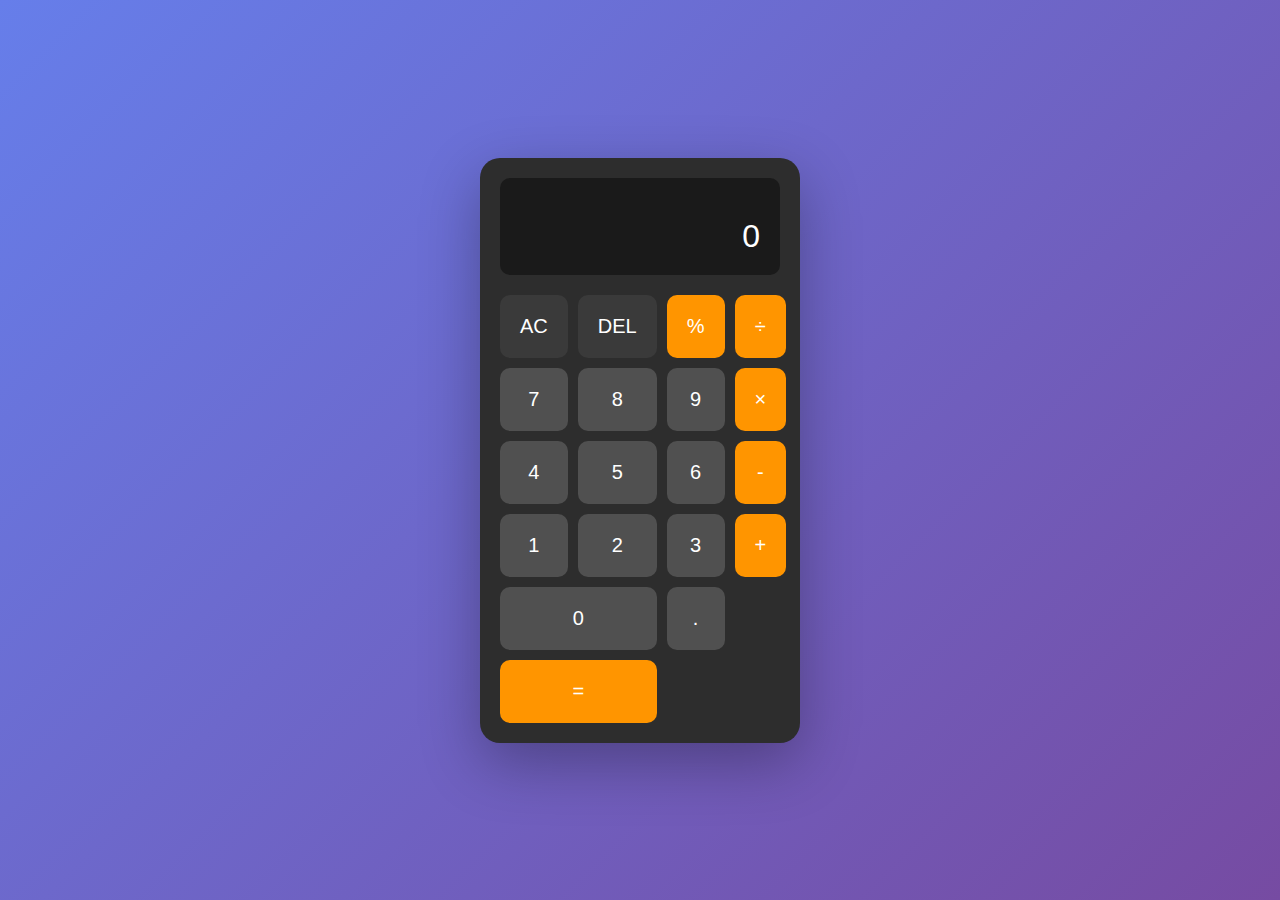
<file: oasis wd levl2task1/index.html>
<!DOCTYPE html>
<html lang="en">
<head>
    <meta charset="UTF-8">
    <meta name="viewport" content="width=device-width, initial-scale=1.0">
    <title>Calculator Application</title>
    <link rel="stylesheet" href="styles.css">
</head>
<body>
    <div class="calculator">
        <div class="display">
            <div class="previous-operand" id="previous"></div>
            <div class="current-operand" id="current">0</div>
        </div>
        <div class="buttons">
            <button class="function" data-action="clear">AC</button>
            <button class="function" data-action="delete">DEL</button>
            <button class="operator" data-operator="%">%</button>
            <button class="operator" data-operator="÷">÷</button>
            
            <button class="number" data-number="7">7</button>
            <button class="number" data-number="8">8</button>
            <button class="number" data-number="9">9</button>
            <button class="operator" data-operator="×">×</button>
            
            <button class="number" data-number="4">4</button>
            <button class="number" data-number="5">5</button>
            <button class="number" data-number="6">6</button>
            <button class="operator" data-operator="-">-</button>
            
            <button class="number" data-number="1">1</button>
            <button class="number" data-number="2">2</button>
            <button class="number" data-number="3">3</button>
            <button class="operator" data-operator="+">+</button>
            
            <button class="number zero" data-number="0">0</button>
            <button class="number" data-number=".">.</button>
            <button class="equals" data-action="equals">=</button>
        </div>
    </div>

    <script src="script.js"></script>
</body>
</html>
</file>
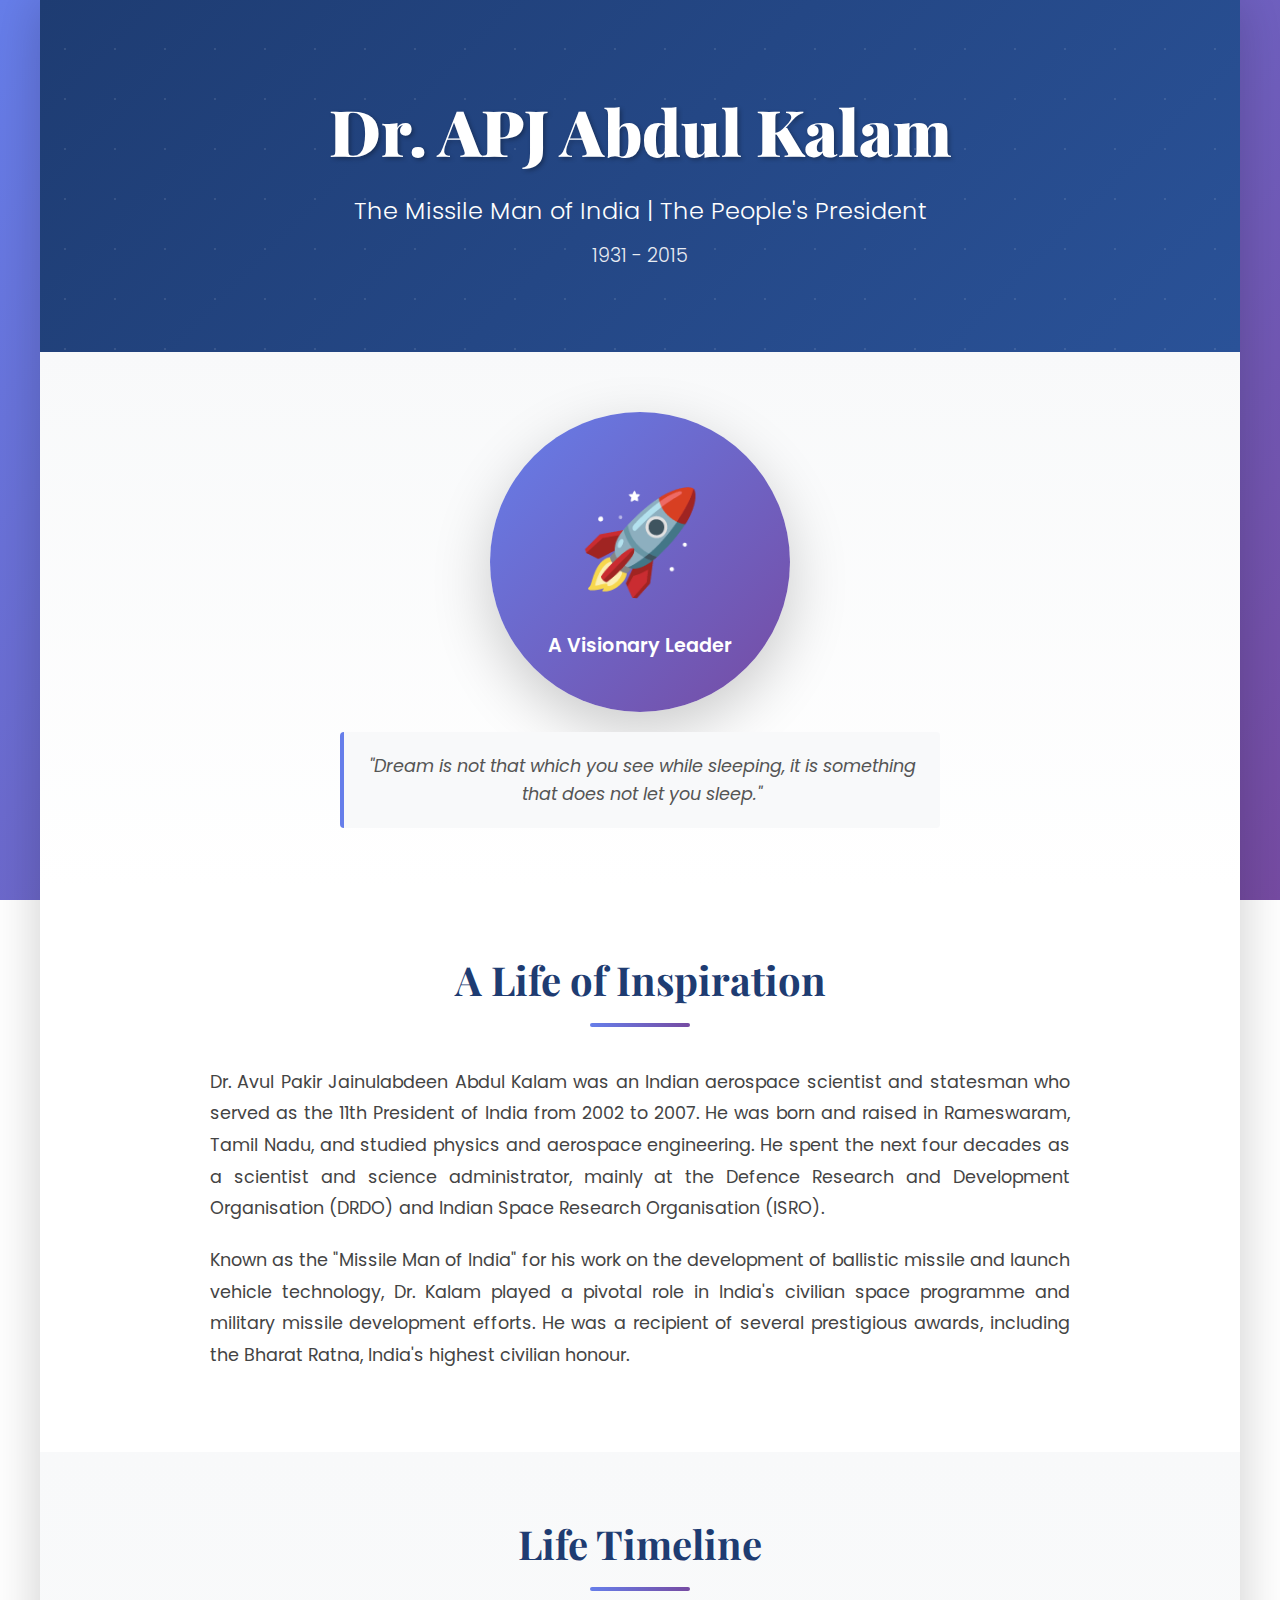
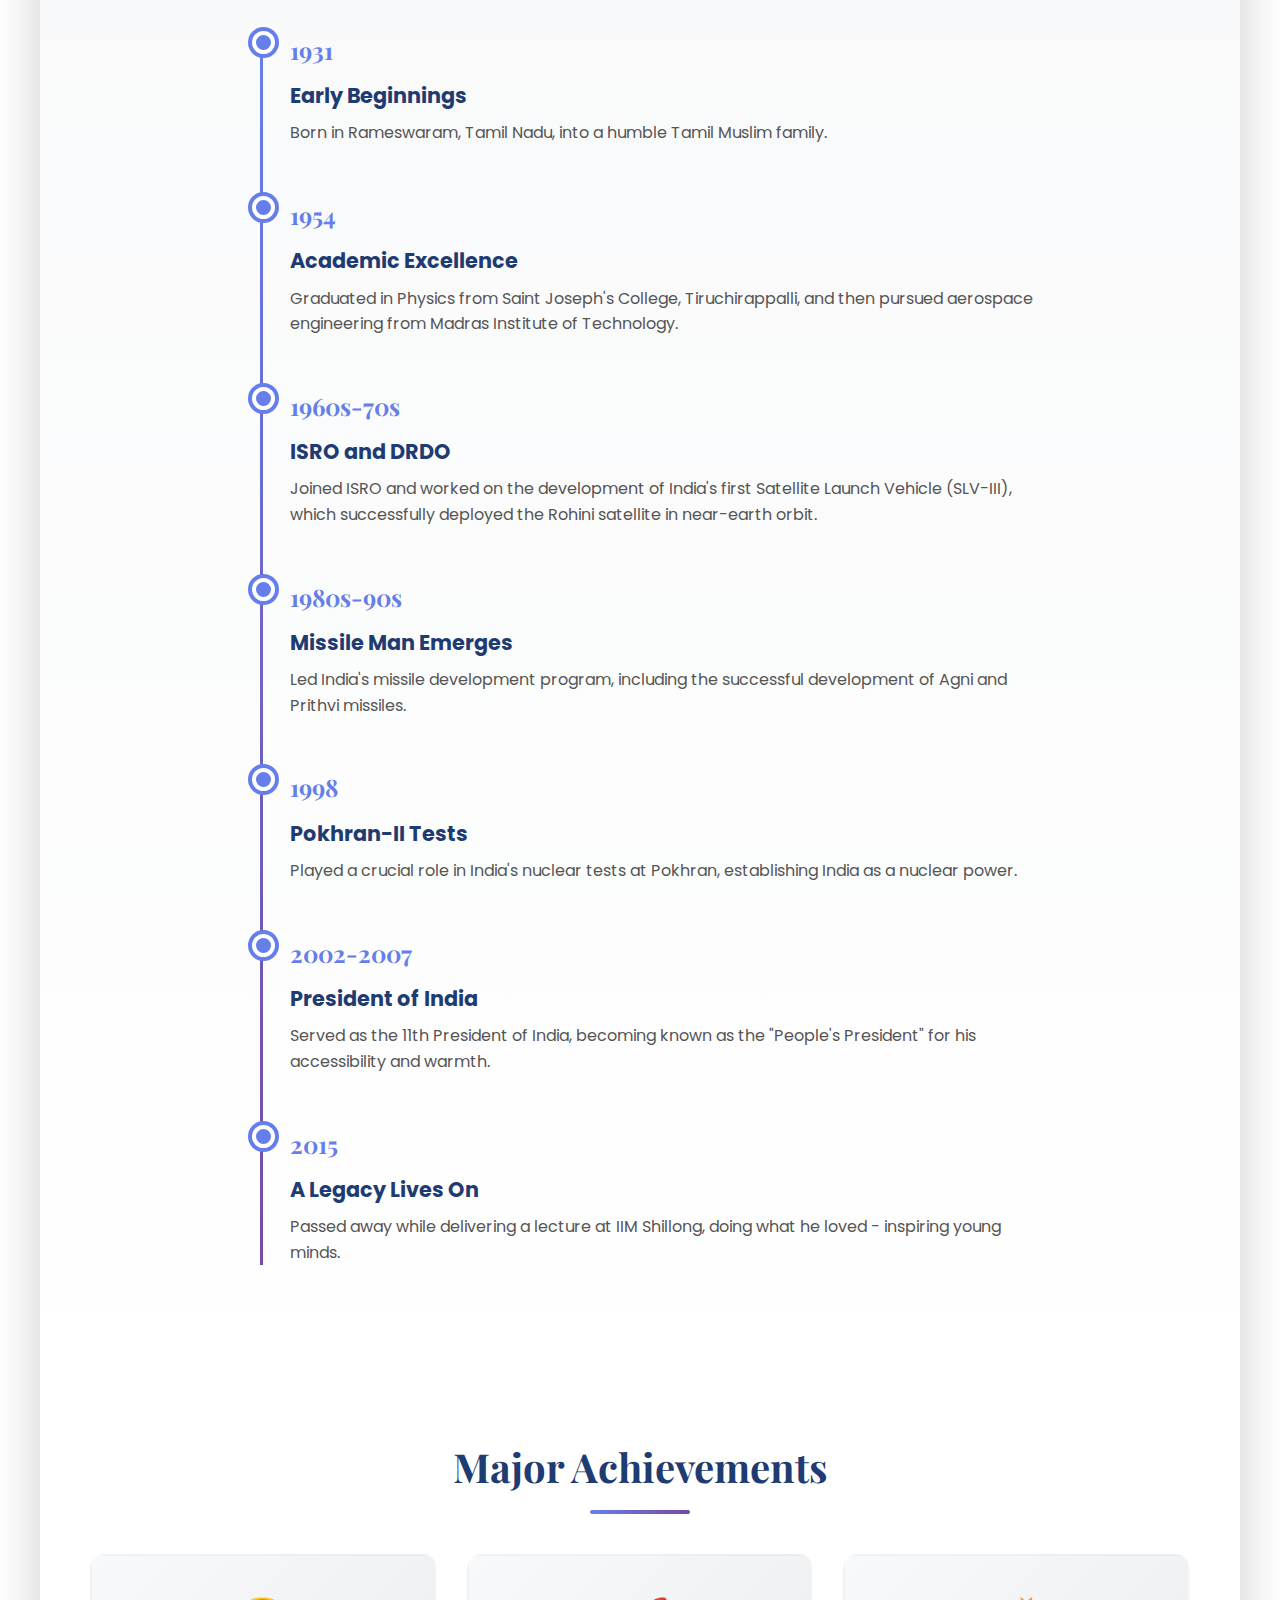
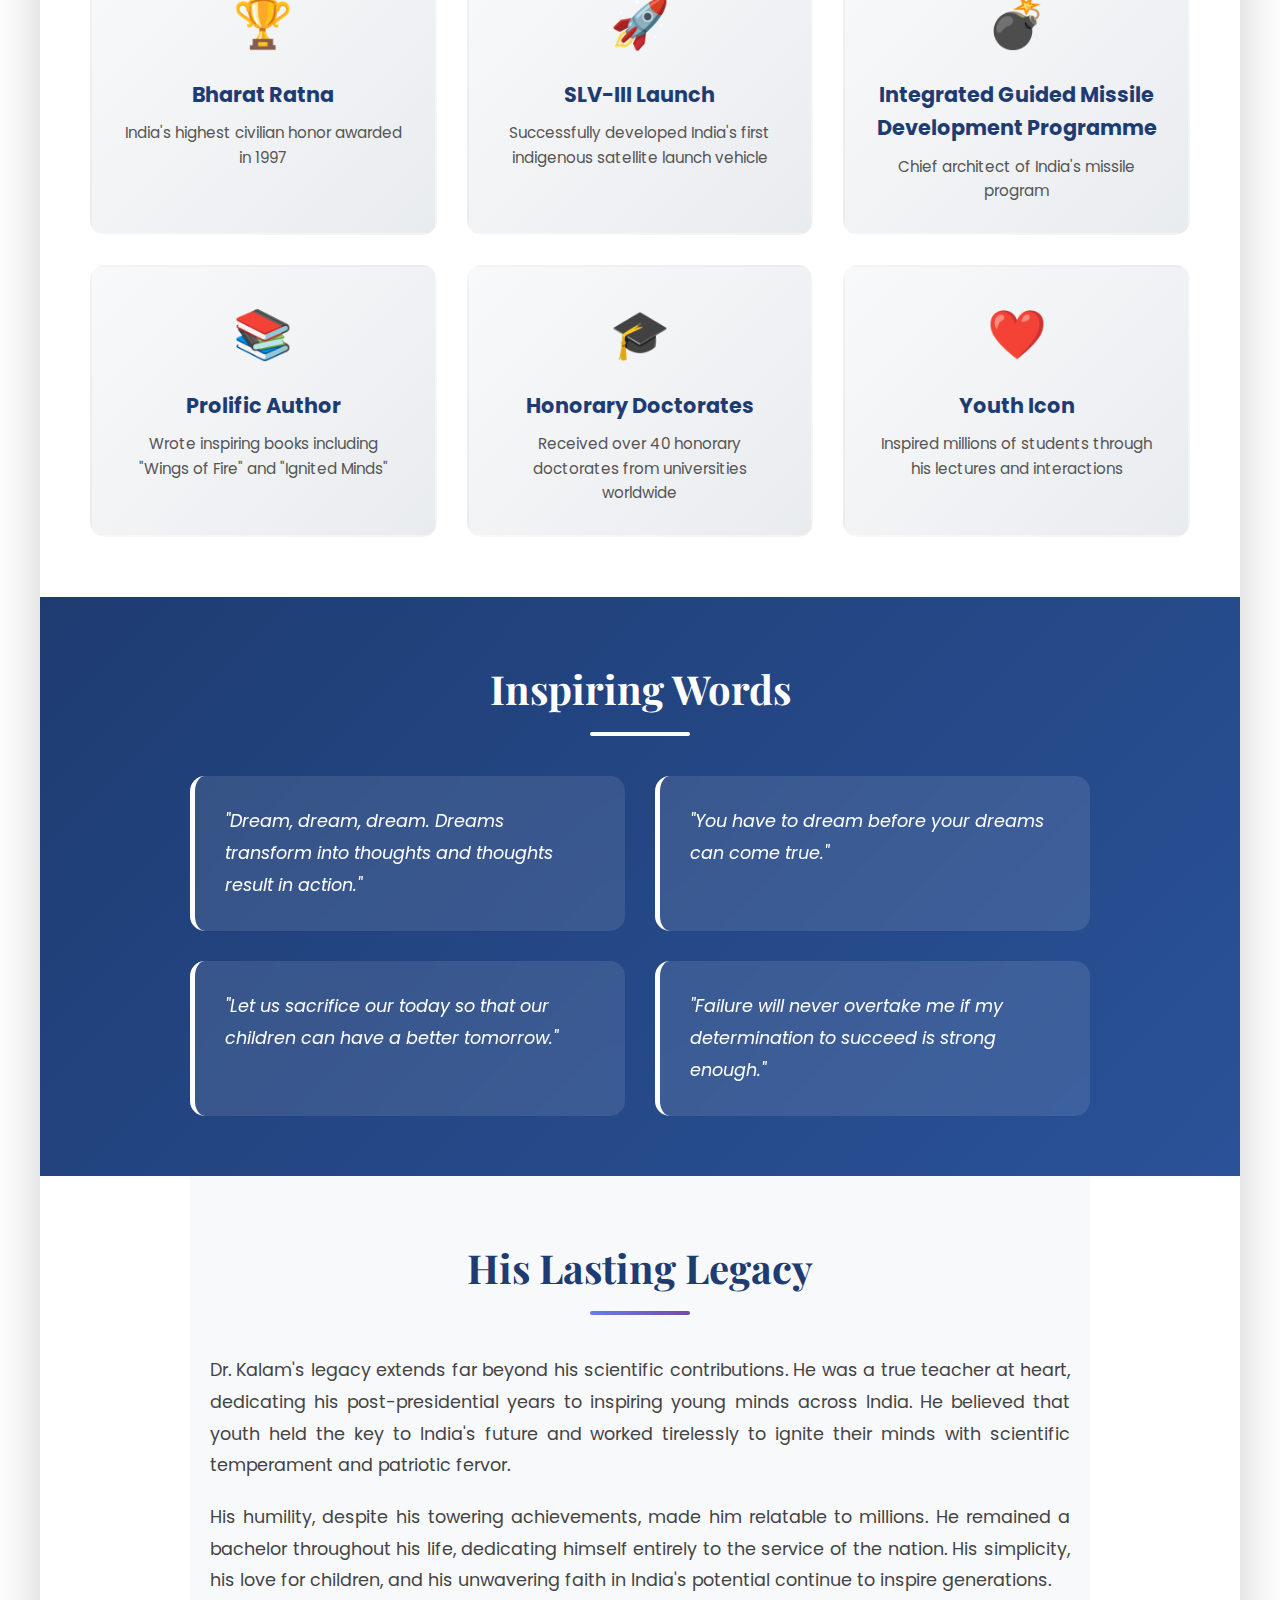
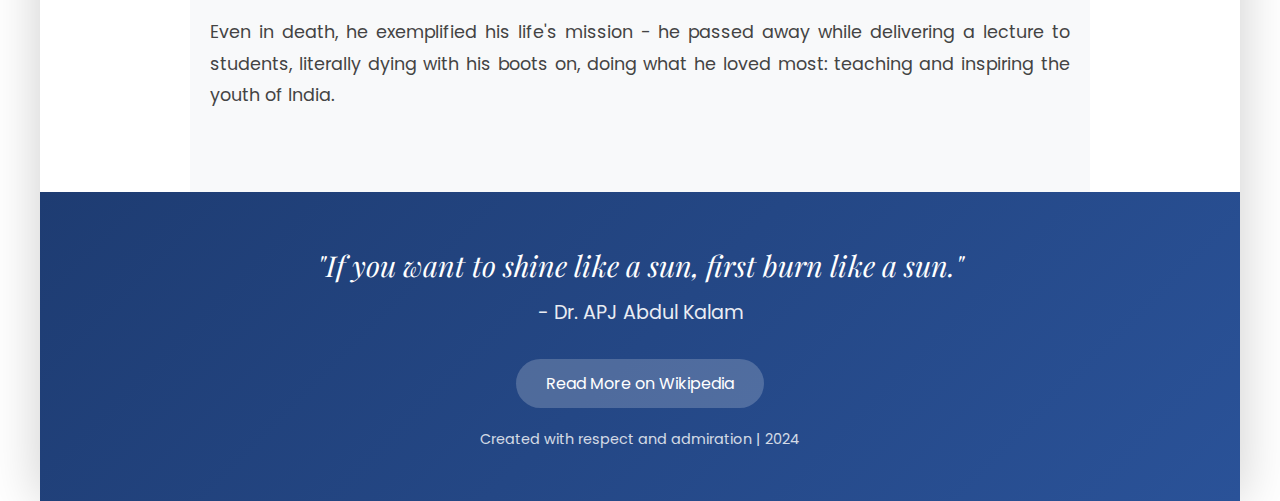
<file: task2/index.html>
<!DOCTYPE html>
<html lang="en">
<head>
    <meta charset="UTF-8">
    <meta name="viewport" content="width=device-width, initial-scale=1.0">
    <title>Tribute to Dr. APJ Abdul Kalam</title>
    <link rel="stylesheet" href="styles.css">
</head>
<body>
    <div class="container">
        <!-- Header Section -->
        <header class="header">
            <h1 class="main-title">Dr. APJ Abdul Kalam</h1>
            <p class="subtitle">The Missile Man of India | The People's President</p>
            <p class="years">1931 - 2015</p>
        </header>

        <!-- Hero Image Section -->
        <section class="hero-section">
            <div class="image-container">
                <div class="image-placeholder">
                    <p>🚀</p>
                    <p class="image-text">A Visionary Leader</p>
                </div>
                <p class="image-caption">"Dream is not that which you see while sleeping, it is something that does not let you sleep."</p>
            </div>
        </section>

        <!-- Introduction Section -->
        <section class="intro-section">
            <h2 class="section-title">A Life of Inspiration</h2>
            <p class="intro-text">
                Dr. Avul Pakir Jainulabdeen Abdul Kalam was an Indian aerospace scientist and statesman who served as the 11th President of India from 2002 to 2007. He was born and raised in Rameswaram, Tamil Nadu, and studied physics and aerospace engineering. He spent the next four decades as a scientist and science administrator, mainly at the Defence Research and Development Organisation (DRDO) and Indian Space Research Organisation (ISRO).
            </p>
            <p class="intro-text">
                Known as the "Missile Man of India" for his work on the development of ballistic missile and launch vehicle technology, Dr. Kalam played a pivotal role in India's civilian space programme and military missile development efforts. He was a recipient of several prestigious awards, including the Bharat Ratna, India's highest civilian honour.
            </p>
        </section>

        <!-- Timeline Section -->
        <section class="timeline-section">
            <h2 class="section-title">Life Timeline</h2>
            <div class="timeline">
                <div class="timeline-item">
                    <div class="timeline-year">1931</div>
                    <div class="timeline-content">
                        <h3>Early Beginnings</h3>
                        <p>Born in Rameswaram, Tamil Nadu, into a humble Tamil Muslim family.</p>
                    </div>
                </div>

                <div class="timeline-item">
                    <div class="timeline-year">1954</div>
                    <div class="timeline-content">
                        <h3>Academic Excellence</h3>
                        <p>Graduated in Physics from Saint Joseph's College, Tiruchirappalli, and then pursued aerospace engineering from Madras Institute of Technology.</p>
                    </div>
                </div>

                <div class="timeline-item">
                    <div class="timeline-year">1960s-70s</div>
                    <div class="timeline-content">
                        <h3>ISRO and DRDO</h3>
                        <p>Joined ISRO and worked on the development of India's first Satellite Launch Vehicle (SLV-III), which successfully deployed the Rohini satellite in near-earth orbit.</p>
                    </div>
                </div>

                <div class="timeline-item">
                    <div class="timeline-year">1980s-90s</div>
                    <div class="timeline-content">
                        <h3>Missile Man Emerges</h3>
                        <p>Led India's missile development program, including the successful development of Agni and Prithvi missiles.</p>
                    </div>
                </div>

                <div class="timeline-item">
                    <div class="timeline-year">1998</div>
                    <div class="timeline-content">
                        <h3>Pokhran-II Tests</h3>
                        <p>Played a crucial role in India's nuclear tests at Pokhran, establishing India as a nuclear power.</p>
                    </div>
                </div>

                <div class="timeline-item">
                    <div class="timeline-year">2002-2007</div>
                    <div class="timeline-content">
                        <h3>President of India</h3>
                        <p>Served as the 11th President of India, becoming known as the "People's President" for his accessibility and warmth.</p>
                    </div>
                </div>

                <div class="timeline-item">
                    <div class="timeline-year">2015</div>
                    <div class="timeline-content">
                        <h3>A Legacy Lives On</h3>
                        <p>Passed away while delivering a lecture at IIM Shillong, doing what he loved - inspiring young minds.</p>
                    </div>
                </div>
            </div>
        </section>

        <!-- Achievements Section -->
        <section class="achievements-section">
            <h2 class="section-title">Major Achievements</h2>
            <div class="achievements-grid">
                <div class="achievement-card">
                    <div class="achievement-icon">🏆</div>
                    <h3>Bharat Ratna</h3>
                    <p>India's highest civilian honor awarded in 1997</p>
                </div>
                <div class="achievement-card">
                    <div class="achievement-icon">🚀</div>
                    <h3>SLV-III Launch</h3>
                    <p>Successfully developed India's first indigenous satellite launch vehicle</p>
                </div>
                <div class="achievement-card">
                    <div class="achievement-icon">💣</div>
                    <h3>Integrated Guided Missile Development Programme</h3>
                    <p>Chief architect of India's missile program</p>
                </div>
                <div class="achievement-card">
                    <div class="achievement-icon">📚</div>
                    <h3>Prolific Author</h3>
                    <p>Wrote inspiring books including "Wings of Fire" and "Ignited Minds"</p>
                </div>
                <div class="achievement-card">
                    <div class="achievement-icon">🎓</div>
                    <h3>Honorary Doctorates</h3>
                    <p>Received over 40 honorary doctorates from universities worldwide</p>
                </div>
                <div class="achievement-card">
                    <div class="achievement-icon">❤️</div>
                    <h3>Youth Icon</h3>
                    <p>Inspired millions of students through his lectures and interactions</p>
                </div>
            </div>
        </section>

        <!-- Quotes Section -->
        <section class="quotes-section">
            <h2 class="section-title">Inspiring Words</h2>
            <div class="quotes-container">
                <blockquote class="quote">
                    <p>"Dream, dream, dream. Dreams transform into thoughts and thoughts result in action."</p>
                </blockquote>
                <blockquote class="quote">
                    <p>"You have to dream before your dreams can come true."</p>
                </blockquote>
                <blockquote class="quote">
                    <p>"Let us sacrifice our today so that our children can have a better tomorrow."</p>
                </blockquote>
                <blockquote class="quote">
                    <p>"Failure will never overtake me if my determination to succeed is strong enough."</p>
                </blockquote>
            </div>
        </section>

        <!-- Legacy Section -->
        <section class="legacy-section">
            <h2 class="section-title">His Lasting Legacy</h2>
            <p class="legacy-text">
                Dr. Kalam's legacy extends far beyond his scientific contributions. He was a true teacher at heart, dedicating his post-presidential years to inspiring young minds across India. He believed that youth held the key to India's future and worked tirelessly to ignite their minds with scientific temperament and patriotic fervor.
            </p>
            <p class="legacy-text">
                His humility, despite his towering achievements, made him relatable to millions. He remained a bachelor throughout his life, dedicating himself entirely to the service of the nation. His simplicity, his love for children, and his unwavering faith in India's potential continue to inspire generations.
            </p>
            <p class="legacy-text">
                Even in death, he exemplified his life's mission - he passed away while delivering a lecture to students, literally dying with his boots on, doing what he loved most: teaching and inspiring the youth of India.
            </p>
        </section>

        <!-- Footer Section -->
        <footer class="footer">
            <p class="footer-text">
                "If you want to shine like a sun, first burn like a sun."
            </p>
            <p class="footer-author">- Dr. APJ Abdul Kalam</p>
            <div class="footer-links">
                <a href="https://en.wikipedia.org/wiki/A._P._J._Abdul_Kalam" target="_blank">Read More on Wikipedia</a>
            </div>
            <p class="footer-credit">Created with respect and admiration | 2024</p>
        </footer>
    </div>
</body>
</html>
</file>
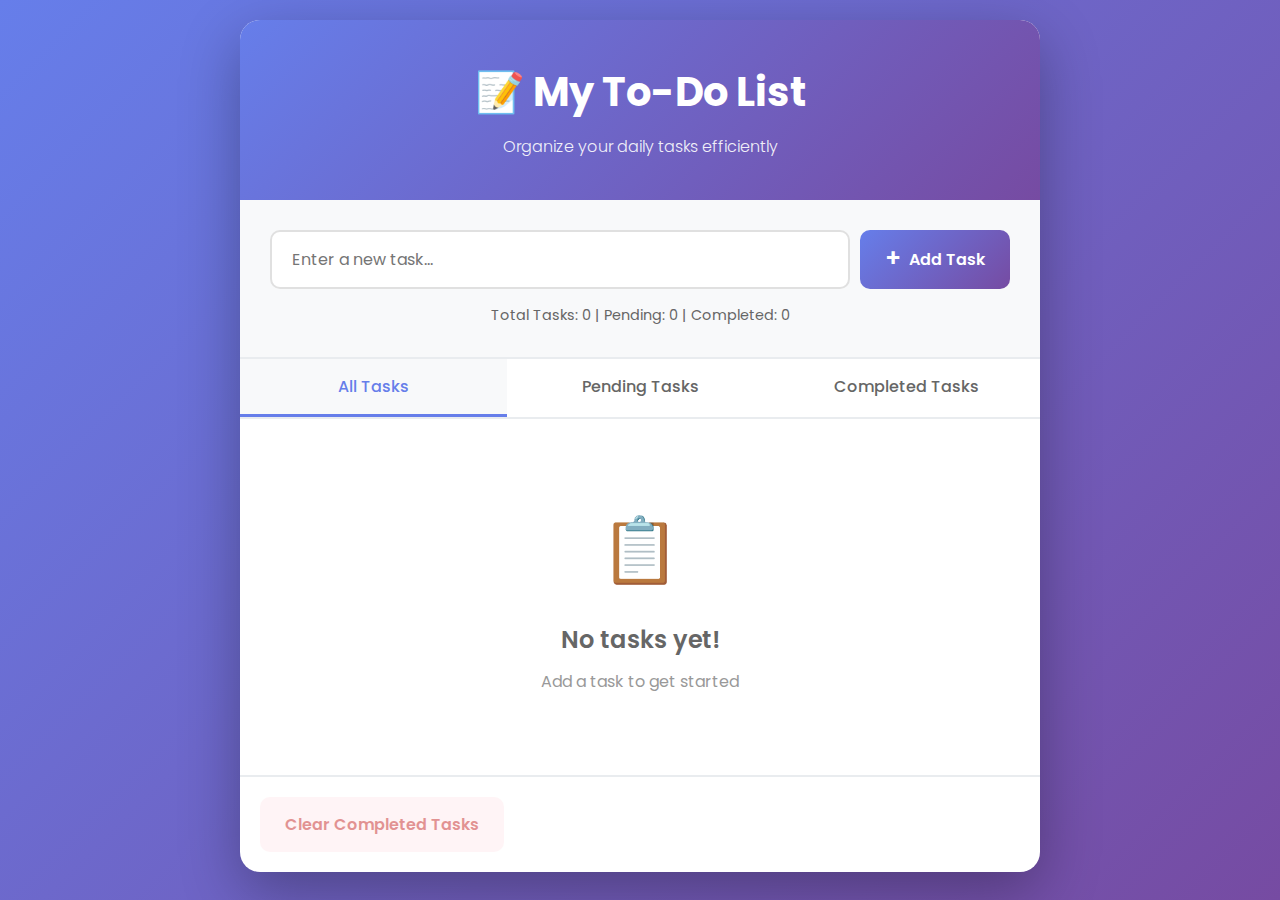
<file: task3/index.html>
<!DOCTYPE html>
<html lang="en">
<head>
    <meta charset="UTF-8">
    <meta name="viewport" content="width=device-width, initial-scale=1.0">
    <title>My To-Do List App</title>
    <link rel="stylesheet" href="styles.css">
</head>
<body>
    <div class="container">
        <!-- Header -->
        <header class="header">
            <h1 class="app-title">📝 My To-Do List</h1>
            <p class="app-subtitle">Organize your daily tasks efficiently</p>
        </header>

        <!-- Add Task Section -->
        <section class="add-task-section">
            <div class="input-container">
                <input 
                    type="text" 
                    id="taskInput" 
                    class="task-input" 
                    placeholder="Enter a new task..."
                    maxlength="200"
                >
                <button id="addTaskBtn" class="btn btn-add">
                    <span class="btn-icon">+</span>
                    <span class="btn-text">Add Task</span>
                </button>
            </div>
            <p class="task-count" id="taskCount">Total Tasks: 0 | Pending: 0 | Completed: 0</p>
        </section>

        <!-- Filter Tabs -->
        <div class="tabs">
            <button class="tab-btn active" data-filter="all">All Tasks</button>
            <button class="tab-btn" data-filter="pending">Pending Tasks</button>
            <button class="tab-btn" data-filter="completed">Completed Tasks</button>
        </div>

        <!-- Tasks Container -->
        <section class="tasks-section">
            <div id="tasksContainer" class="tasks-container">
                <!-- Tasks will be dynamically added here -->
            </div>
            <div id="emptyState" class="empty-state">
                <div class="empty-icon">📋</div>
                <p class="empty-text">No tasks yet!</p>
                <p class="empty-subtext">Add a task to get started</p>
            </div>
        </section>

        <!-- Clear All Button -->
        <div class="clear-section">
            <button id="clearCompletedBtn" class="btn btn-clear">
                Clear Completed Tasks
            </button>
        </div>
    </div>

    <!-- Edit Modal -->
    <div id="editModal" class="modal">
        <div class="modal-content">
            <div class="modal-header">
                <h2>Edit Task</h2>
                <span class="close">&times;</span>
            </div>
            <div class="modal-body">
                <input 
                    type="text" 
                    id="editTaskInput" 
                    class="task-input"
                    placeholder="Edit your task..."
                    maxlength="200"
                >
            </div>
            <div class="modal-footer">
                <button id="cancelEditBtn" class="btn btn-secondary">Cancel</button>
                <button id="saveEditBtn" class="btn btn-primary">Save Changes</button>
            </div>
        </div>
    </div>

    <script src="script.js"></script>
</body>
</html>
</file>
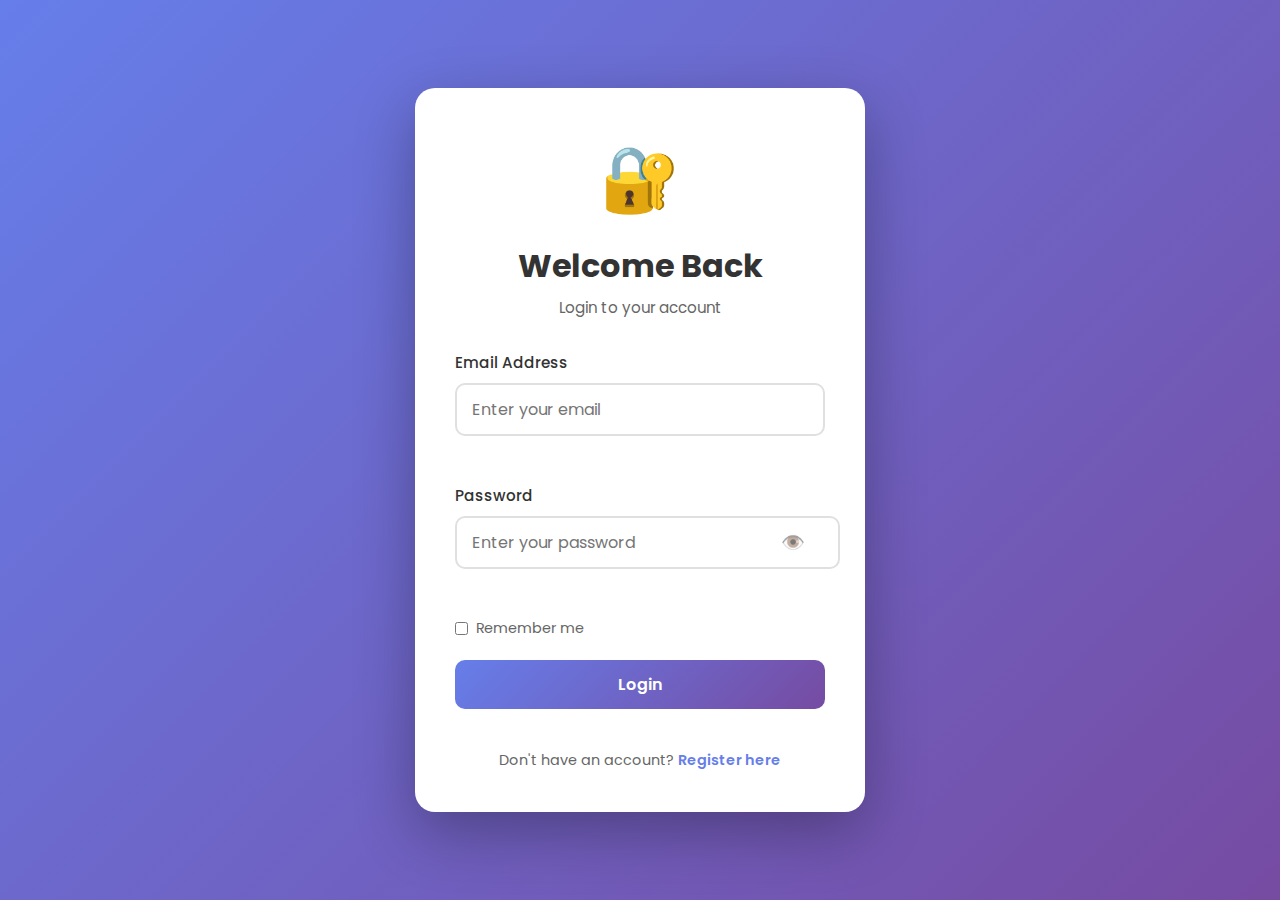
<file: task4/index.html>
<!DOCTYPE html>
<html lang="en">
<head>
    <meta charset="UTF-8">
    <meta name="viewport" content="width=device-width, initial-scale=1.0">
    <title>Login - Authentication System</title>
    <link rel="stylesheet" href="styles.css">
</head>
<body>
    <div class="container">
        <div class="auth-wrapper">
            <!-- Login Form -->
            <div class="auth-box" id="loginBox">
                <div class="auth-header">
                    <div class="logo">🔐</div>
                    <h1>Welcome Back</h1>
                    <p>Login to your account</p>
                </div>

                <form id="loginForm" class="auth-form">
                    <div class="form-group">
                        <label for="loginEmail">Email Address</label>
                        <input 
                            type="email" 
                            id="loginEmail" 
                            class="form-input" 
                            placeholder="Enter your email"
                            required
                        >
                        <span class="error-message" id="loginEmailError"></span>
                    </div>

                    <div class="form-group">
                        <label for="loginPassword">Password</label>
                        <div class="password-input">
                            <input 
                                type="password" 
                                id="loginPassword" 
                                class="form-input" 
                                placeholder="Enter your password"
                                required
                            >
                            <button type="button" class="toggle-password" onclick="togglePassword('loginPassword')">
                                👁️
                            </button>
                        </div>
                        <span class="error-message" id="loginPasswordError"></span>
                    </div>

                    <div class="form-options">
                        <label class="checkbox-label">
                            <input type="checkbox" id="rememberMe">
                            <span>Remember me</span>
                        </label>
                    </div>

                    <button type="submit" class="btn btn-primary">Login</button>

                    <div class="auth-footer">
                        <p>Don't have an account? <a href="#" onclick="showRegister()">Register here</a></p>
                    </div>
                </form>
            </div>

            <!-- Register Form -->
            <div class="auth-box hidden" id="registerBox">
                <div class="auth-header">
                    <div class="logo">📝</div>
                    <h1>Create Account</h1>
                    <p>Sign up for a new account</p>
                </div>

                <form id="registerForm" class="auth-form">
                    <div class="form-group">
                        <label for="registerName">Full Name</label>
                        <input 
                            type="text" 
                            id="registerName" 
                            class="form-input" 
                            placeholder="Enter your full name"
                            required
                        >
                        <span class="error-message" id="registerNameError"></span>
                    </div>

                    <div class="form-group">
                        <label for="registerEmail">Email Address</label>
                        <input 
                            type="email" 
                            id="registerEmail" 
                            class="form-input" 
                            placeholder="Enter your email"
                            required
                        >
                        <span class="error-message" id="registerEmailError"></span>
                    </div>

                    <div class="form-group">
                        <label for="registerPassword">Password</label>
                        <div class="password-input">
                            <input 
                                type="password" 
                                id="registerPassword" 
                                class="form-input" 
                                placeholder="Create a password"
                                required
                            >
                            <button type="button" class="toggle-password" onclick="togglePassword('registerPassword')">
                                👁️
                            </button>
                        </div>
                        <span class="error-message" id="registerPasswordError"></span>
                        <div class="password-strength" id="passwordStrength"></div>
                    </div>

                    <div class="form-group">
                        <label for="confirmPassword">Confirm Password</label>
                        <div class="password-input">
                            <input 
                                type="password" 
                                id="confirmPassword" 
                                class="form-input" 
                                placeholder="Confirm your password"
                                required
                            >
                            <button type="button" class="toggle-password" onclick="togglePassword('confirmPassword')">
                                👁️
                            </button>
                        </div>
                        <span class="error-message" id="confirmPasswordError"></span>
                    </div>

                    <button type="submit" class="btn btn-primary">Create Account</button>

                    <div class="auth-footer">
                        <p>Already have an account? <a href="#" onclick="showLogin()">Login here</a></p>
                    </div>
                </form>
            </div>
        </div>
    </div>

    <script src="auth.js"></script>
</body>
</html>
</file>
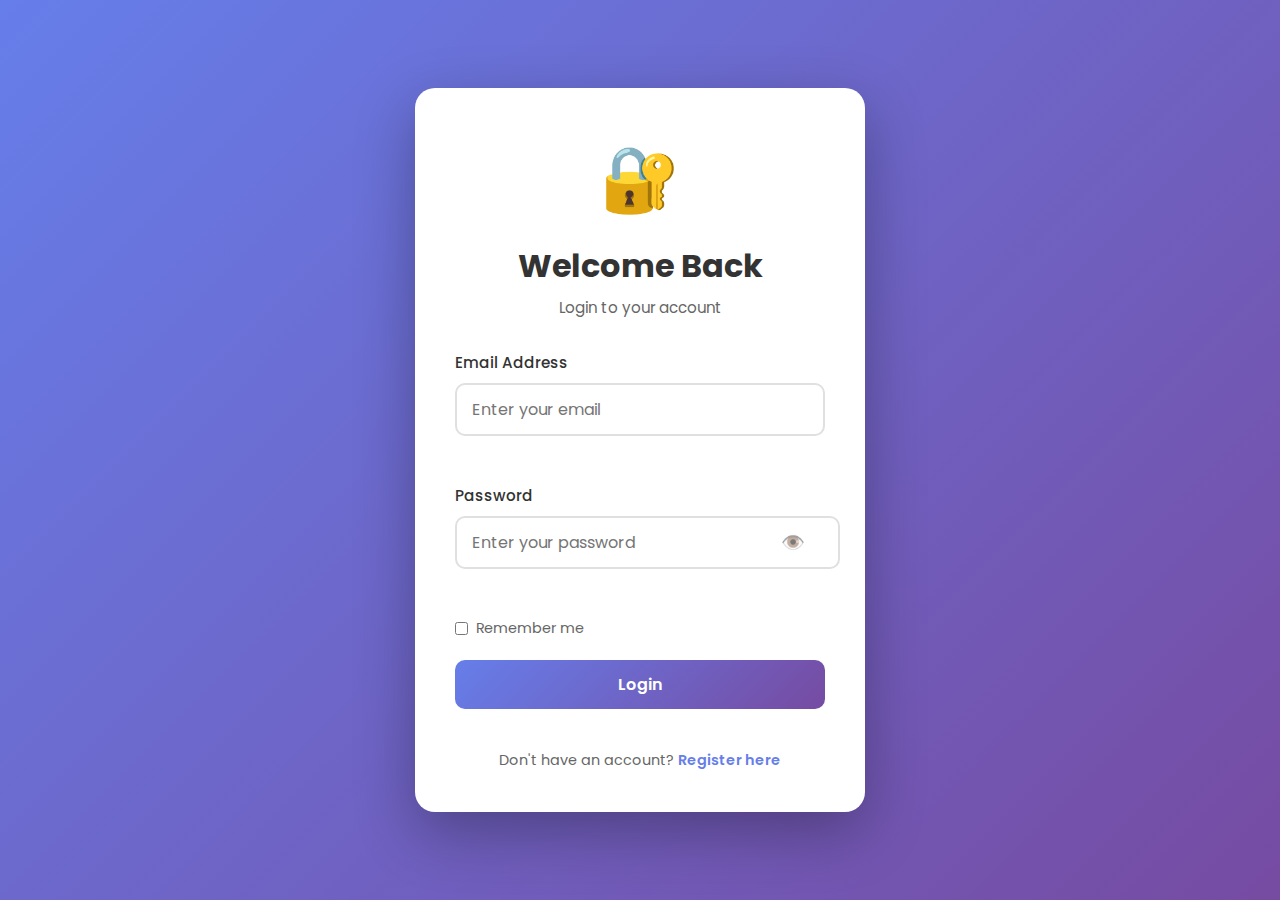
<file: task4/dashboard.html>
<!DOCTYPE html>
<html lang="en">
<head>
    <meta charset="UTF-8">
    <meta name="viewport" content="width=device-width, initial-scale=1.0">
    <title>Dashboard - Secured Page</title>
    <link rel="stylesheet" href="styles.css">
</head>
<body>
    <div class="dashboard-container">
        <!-- Navigation Bar -->
        <nav class="navbar">
            <div class="nav-content">
                <div class="nav-brand">
                    <span class="logo">🔐</span>
                    <span class="brand-name">Secure Dashboard</span>
                </div>
                <div class="nav-menu">
                    <span class="user-welcome" id="userWelcome">Welcome, User!</span>
                    <button class="btn btn-logout" onclick="logout()">Logout</button>
                </div>
            </div>
        </nav>

        <!-- Main Dashboard Content -->
        <main class="dashboard-main">
            <div class="dashboard-content">
                <!-- Welcome Section -->
                <section class="dashboard-section welcome-section">
                    <h1>Welcome to Your Dashboard! 🎉</h1>
                    <p class="welcome-text">You have successfully logged in to the secured area.</p>
                </section>

                <!-- User Info Card -->
                <section class="dashboard-section">
                    <h2>Your Profile Information</h2>
                    <div class="info-grid">
                        <div class="info-card">
                            <div class="info-icon">👤</div>
                            <div class="info-content">
                                <h3>Full Name</h3>
                                <p id="userName">Loading...</p>
                            </div>
                        </div>

                        <div class="info-card">
                            <div class="info-icon">📧</div>
                            <div class="info-content">
                                <h3>Email Address</h3>
                                <p id="userEmail">Loading...</p>
                            </div>
                        </div>

                        <div class="info-card">
                            <div class="info-icon">📅</div>
                            <div class="info-content">
                                <h3>Member Since</h3>
                                <p id="memberSince">Loading...</p>
                            </div>
                        </div>

                        <div class="info-card">
                            <div class="info-icon">🔑</div>
                            <div class="info-content">
                                <h3>Account Status</h3>
                                <p class="status-active">Active</p>
                            </div>
                        </div>
                    </div>
                </section>

                <!-- Statistics Section -->
                <section class="dashboard-section">
                    <h2>Account Statistics</h2>
                    <div class="stats-grid">
                        <div class="stat-card">
                            <div class="stat-value" id="loginCount">0</div>
                            <div class="stat-label">Total Logins</div>
                        </div>

                        <div class="stat-card">
                            <div class="stat-value" id="lastLogin">Never</div>
                            <div class="stat-label">Last Login</div>
                        </div>

                        <div class="stat-card">
                            <div class="stat-value" id="sessionTime">0m</div>
                            <div class="stat-label">Session Time</div>
                        </div>
                    </div>
                </section>

                <!-- Features Section -->
                <section class="dashboard-section">
                    <h2>Available Features</h2>
                    <div class="features-grid">
                        <div class="feature-card">
                            <div class="feature-icon">🔒</div>
                            <h3>Secure Access</h3>
                            <p>Your data is protected with industry-standard encryption</p>
                        </div>

                        <div class="feature-card">
                            <div class="feature-icon">💾</div>
                            <h3>Data Storage</h3>
                            <p>All your information is safely stored locally</p>
                        </div>

                        <div class="feature-card">
                            <div class="feature-icon">🔐</div>
                            <h3>Password Protection</h3>
                            <p>Your password is hashed and never stored in plain text</p>
                        </div>

                        <div class="feature-card">
                            <div class="feature-icon">📊</div>
                            <h3>Activity Tracking</h3>
                            <p>Monitor your login activity and session information</p>
                        </div>
                    </div>
                </section>

                <!-- Actions Section -->
                <section class="dashboard-section">
                    <h2>Quick Actions</h2>
                    <div class="actions-grid">
                        <button class="action-btn" onclick="showUpdateProfile()">
                            <span class="action-icon">✏️</span>
                            <span>Update Profile</span>
                        </button>
                        <button class="action-btn" onclick="showChangePassword()">
                            <span class="action-icon">🔑</span>
                            <span>Change Password</span>
                        </button>
                        <button class="action-btn" onclick="viewActivity()">
                            <span class="action-icon">📈</span>
                            <span>View Activity</span>
                        </button>
                        <button class="action-btn btn-danger" onclick="deleteAccount()">
                            <span class="action-icon">🗑️</span>
                            <span>Delete Account</span>
                        </button>
                    </div>
                </section>
            </div>
        </main>

        <!-- Footer -->
        <footer class="dashboard-footer">
            <p>&copy; 2024 Secure Authentication System. All rights reserved.</p>
        </footer>
    </div>

    <script src="dashboard.js"></script>
</body>
</html>
</file>
<file: oasis wd levl2task1/styles.css>
/* Reset and Base Styles */
* {
    margin: 0;
    padding: 0;
    box-sizing: border-box;
}

body {
    font-family: 'Segoe UI', Tahoma, Geneva, Verdana, sans-serif;
    display: flex;
    justify-content: center;
    align-items: center;
    min-height: 100vh;
    background: linear-gradient(135deg, #667eea 0%, #764ba2 100%);
}

/* Calculator Container */
.calculator {
    background: #2d2d2d;
    border-radius: 20px;
    padding: 20px;
    box-shadow: 0 20px 60px rgba(0, 0, 0, 0.3);
    width: 320px;
}

/* Display Screen */
.display {
    background: #1a1a1a;
    border-radius: 10px;
    padding: 20px;
    margin-bottom: 20px;
    text-align: right;
    min-height: 80px;
    display: flex;
    flex-direction: column;
    justify-content: space-between;
}

.previous-operand {
    color: #888;
    font-size: 18px;
    min-height: 20px;
}

.current-operand {
    color: #fff;
    font-size: 32px;
    font-weight: 300;
    word-wrap: break-word;
    word-break: break-all;
}

/* Button Grid Layout */
.buttons {
    display: grid;
    grid-template-columns: repeat(4, 1fr);
    gap: 10px;
}

/* Base Button Styles */
button {
    border: none;
    border-radius: 10px;
    font-size: 20px;
    font-weight: 500;
    padding: 20px;
    cursor: pointer;
    transition: all 0.2s ease;
    color: #fff;
}

button:hover {
    transform: scale(1.05);
    opacity: 0.9;
}

button:active {
    transform: scale(0.95);
}

/* Button Types */
.number {
    background: #505050;
}

.operator {
    background: #ff9500;
}

.function {
    background: #3a3a3a;
}

.equals {
    background: #ff9500;
    grid-column: span 2;
}

.zero {
    grid-column: span 2;
}

/* Responsive Design */
@media (max-width: 400px) {
    .calculator {
        width: 280px;
        padding: 15px;
    }
    
    button {
        padding: 15px;
        font-size: 18px;
    }
    
    .current-operand {
        font-size: 28px;
    }
}
</file>
<file: task2/styles.css>
/* Import Google Fonts */
@import url('https://fonts.googleapis.com/css2?family=Playfair+Display:wght@400;700;900&family=Poppins:wght@300;400;500;600;700&display=swap');

/* Reset and Base Styles */
* {
    margin: 0;
    padding: 0;
    box-sizing: border-box;
}

body {
    font-family: 'Poppins', sans-serif;
    line-height: 1.6;
    color: #333;
    background: linear-gradient(135deg, #667eea 0%, #764ba2 100%);
    background-attachment: fixed;
}

.container {
    max-width: 1200px;
    margin: 0 auto;
    background: #fff;
    box-shadow: 0 0 50px rgba(0, 0, 0, 0.2);
}

/* Header Section */
.header {
    background: linear-gradient(135deg, #1e3c72 0%, #2a5298 100%);
    color: #fff;
    text-align: center;
    padding: 80px 20px;
    position: relative;
    overflow: hidden;
}

.header::before {
    content: '';
    position: absolute;
    top: -50%;
    right: -50%;
    width: 200%;
    height: 200%;
    background: radial-gradient(circle, rgba(255,255,255,0.1) 1px, transparent 1px);
    background-size: 50px 50px;
    animation: moveBackground 20s linear infinite;
}

@keyframes moveBackground {
    0% { transform: translate(0, 0); }
    100% { transform: translate(50px, 50px); }
}

.main-title {
    font-family: 'Playfair Display', serif;
    font-size: 4rem;
    font-weight: 900;
    margin-bottom: 10px;
    text-shadow: 2px 2px 4px rgba(0, 0, 0, 0.3);
    position: relative;
    z-index: 1;
    animation: fadeInDown 1s ease-out;
}

.subtitle {
    font-size: 1.5rem;
    font-weight: 300;
    margin-bottom: 10px;
    position: relative;
    z-index: 1;
    animation: fadeInUp 1s ease-out 0.3s both;
}

.years {
    font-size: 1.2rem;
    font-weight: 300;
    opacity: 0.9;
    position: relative;
    z-index: 1;
    animation: fadeInUp 1s ease-out 0.6s both;
}

/* Animations */
@keyframes fadeInDown {
    from {
        opacity: 0;
        transform: translateY(-30px);
    }
    to {
        opacity: 1;
        transform: translateY(0);
    }
}

@keyframes fadeInUp {
    from {
        opacity: 0;
        transform: translateY(30px);
    }
    to {
        opacity: 1;
        transform: translateY(0);
    }
}

/* Hero Image Section */
.hero-section {
    padding: 60px 20px;
    background: linear-gradient(to bottom, #f8f9fa, #fff);
}

.image-container {
    text-align: center;
}

.image-placeholder {
    width: 300px;
    height: 300px;
    margin: 0 auto 20px;
    background: linear-gradient(135deg, #667eea 0%, #764ba2 100%);
    border-radius: 50%;
    display: flex;
    flex-direction: column;
    align-items: center;
    justify-content: center;
    box-shadow: 0 20px 60px rgba(0, 0, 0, 0.2);
    transition: transform 0.3s ease;
}

.image-placeholder:hover {
    transform: scale(1.05) rotate(5deg);
}

.image-placeholder p:first-child {
    font-size: 100px;
    margin-bottom: 10px;
}

.image-text {
    color: #fff;
    font-size: 1.2rem;
    font-weight: 600;
}

.image-caption {
    font-style: italic;
    color: #555;
    font-size: 1.1rem;
    max-width: 600px;
    margin: 0 auto;
    padding: 20px;
    background: #f8f9fa;
    border-left: 4px solid #667eea;
    border-radius: 4px;
}

/* Section Styles */
section {
    padding: 60px 20px;
}

.section-title {
    font-family: 'Playfair Display', serif;
    font-size: 2.5rem;
    color: #1e3c72;
    text-align: center;
    margin-bottom: 40px;
    position: relative;
    padding-bottom: 15px;
}

.section-title::after {
    content: '';
    position: absolute;
    bottom: 0;
    left: 50%;
    transform: translateX(-50%);
    width: 100px;
    height: 4px;
    background: linear-gradient(90deg, #667eea, #764ba2);
    border-radius: 2px;
}

/* Introduction Section */
.intro-section {
    background: #fff;
    max-width: 900px;
    margin: 0 auto;
}

.intro-text {
    font-size: 1.1rem;
    line-height: 1.8;
    color: #444;
    margin-bottom: 20px;
    text-align: justify;
}

/* Timeline Section */
.timeline-section {
    background: linear-gradient(to bottom, #f8f9fa, #fff);
}

.timeline {
    max-width: 800px;
    margin: 0 auto;
    position: relative;
    padding-left: 50px;
}

.timeline::before {
    content: '';
    position: absolute;
    left: 20px;
    top: 0;
    bottom: 0;
    width: 3px;
    background: linear-gradient(180deg, #667eea, #764ba2);
}

.timeline-item {
    margin-bottom: 50px;
    position: relative;
}

.timeline-item::before {
    content: '';
    position: absolute;
    left: -38px;
    top: 0;
    width: 15px;
    height: 15px;
    background: #667eea;
    border: 4px solid #fff;
    border-radius: 50%;
    box-shadow: 0 0 0 4px #667eea;
}

.timeline-year {
    font-family: 'Playfair Display', serif;
    font-size: 1.5rem;
    font-weight: 700;
    color: #667eea;
    margin-bottom: 10px;
}

.timeline-content h3 {
    font-size: 1.3rem;
    color: #1e3c72;
    margin-bottom: 8px;
}

.timeline-content p {
    color: #555;
    line-height: 1.6;
}

/* Achievements Section */
.achievements-section {
    background: #fff;
}

.achievements-grid {
    display: grid;
    grid-template-columns: repeat(auto-fit, minmax(300px, 1fr));
    gap: 30px;
    max-width: 1100px;
    margin: 0 auto;
}

.achievement-card {
    background: linear-gradient(135deg, #f8f9fa 0%, #e9ecef 100%);
    padding: 30px;
    border-radius: 15px;
    text-align: center;
    transition: all 0.3s ease;
    border: 2px solid transparent;
}

.achievement-card:hover {
    transform: translateY(-10px);
    box-shadow: 0 15px 40px rgba(102, 126, 234, 0.3);
    border-color: #667eea;
}

.achievement-icon {
    font-size: 3rem;
    margin-bottom: 15px;
}

.achievement-card h3 {
    font-size: 1.3rem;
    color: #1e3c72;
    margin-bottom: 10px;
}

.achievement-card p {
    color: #555;
    font-size: 0.95rem;
}

/* Quotes Section */
.quotes-section {
    background: linear-gradient(135deg, #1e3c72 0%, #2a5298 100%);
    color: #fff;
}

.quotes-section .section-title {
    color: #fff;
}

.quotes-section .section-title::after {
    background: #fff;
}

.quotes-container {
    max-width: 900px;
    margin: 0 auto;
    display: grid;
    grid-template-columns: repeat(auto-fit, minmax(400px, 1fr));
    gap: 30px;
}

.quote {
    background: rgba(255, 255, 255, 0.1);
    padding: 30px;
    border-radius: 15px;
    border-left: 5px solid #fff;
    backdrop-filter: blur(10px);
    transition: all 0.3s ease;
}

.quote:hover {
    background: rgba(255, 255, 255, 0.2);
    transform: translateX(10px);
}

.quote p {
    font-size: 1.1rem;
    font-style: italic;
    line-height: 1.8;
}

/* Legacy Section */
.legacy-section {
    background: #f8f9fa;
    max-width: 900px;
    margin: 0 auto;
}

.legacy-text {
    font-size: 1.1rem;
    line-height: 1.8;
    color: #444;
    margin-bottom: 20px;
    text-align: justify;
}

/* Footer Section */
.footer {
    background: linear-gradient(135deg, #1e3c72 0%, #2a5298 100%);
    color: #fff;
    text-align: center;
    padding: 50px 20px;
}

.footer-text {
    font-family: 'Playfair Display', serif;
    font-size: 1.8rem;
    font-style: italic;
    margin-bottom: 10px;
}

.footer-author {
    font-size: 1.2rem;
    margin-bottom: 30px;
    opacity: 0.9;
}

.footer-links {
    margin-bottom: 20px;
}

.footer-links a {
    color: #fff;
    text-decoration: none;
    padding: 12px 30px;
    background: rgba(255, 255, 255, 0.2);
    border-radius: 25px;
    transition: all 0.3s ease;
    display: inline-block;
}

.footer-links a:hover {
    background: rgba(255, 255, 255, 0.3);
    transform: translateY(-3px);
    box-shadow: 0 5px 15px rgba(0, 0, 0, 0.2);
}

.footer-credit {
    font-size: 0.9rem;
    opacity: 0.8;
    margin-top: 20px;
}

/* Responsive Design */
@media (max-width: 768px) {
    .main-title {
        font-size: 2.5rem;
    }
    
    .subtitle {
        font-size: 1.2rem;
    }
    
    .section-title {
        font-size: 2rem;
    }
    
    .timeline {
        padding-left: 40px;
    }
    
    .quotes-container {
        grid-template-columns: 1fr;
    }
    
    .achievements-grid {
        grid-template-columns: 1fr;
    }
    
    .image-placeholder {
        width: 250px;
        height: 250px;
    }
    
    .image-placeholder p:first-child {
        font-size: 80px;
    }
}
</file>
<file: task3/styles.css>
/* Import Google Fonts */
@import url('https://fonts.googleapis.com/css2?family=Poppins:wght@300;400;500;600;700&display=swap');

/* Reset and Base Styles */
* {
    margin: 0;
    padding: 0;
    box-sizing: border-box;
}

body {
    font-family: 'Poppins', sans-serif;
    background: linear-gradient(135deg, #667eea 0%, #764ba2 100%);
    min-height: 100vh;
    padding: 20px;
    line-height: 1.6;
}

.container {
    max-width: 800px;
    margin: 0 auto;
    background: #fff;
    border-radius: 20px;
    box-shadow: 0 20px 60px rgba(0, 0, 0, 0.3);
    overflow: hidden;
}

/* Header */
.header {
    background: linear-gradient(135deg, #667eea 0%, #764ba2 100%);
    color: #fff;
    text-align: center;
    padding: 40px 20px;
}

.app-title {
    font-size: 2.5rem;
    font-weight: 700;
    margin-bottom: 10px;
}

.app-subtitle {
    font-size: 1rem;
    font-weight: 300;
    opacity: 0.9;
}

/* Add Task Section */
.add-task-section {
    padding: 30px;
    background: #f8f9fa;
    border-bottom: 2px solid #e9ecef;
}

.input-container {
    display: flex;
    gap: 10px;
    margin-bottom: 15px;
}

.task-input {
    flex: 1;
    padding: 15px 20px;
    font-size: 1rem;
    border: 2px solid #e0e0e0;
    border-radius: 10px;
    outline: none;
    transition: all 0.3s ease;
    font-family: 'Poppins', sans-serif;
}

.task-input:focus {
    border-color: #667eea;
    box-shadow: 0 0 0 3px rgba(102, 126, 234, 0.1);
}

.btn {
    padding: 15px 25px;
    font-size: 1rem;
    font-weight: 600;
    border: none;
    border-radius: 10px;
    cursor: pointer;
    transition: all 0.3s ease;
    font-family: 'Poppins', sans-serif;
    display: flex;
    align-items: center;
    gap: 8px;
}

.btn-add {
    background: linear-gradient(135deg, #667eea 0%, #764ba2 100%);
    color: #fff;
}

.btn-add:hover {
    transform: translateY(-2px);
    box-shadow: 0 5px 15px rgba(102, 126, 234, 0.4);
}

.btn-add:active {
    transform: translateY(0);
}

.btn-icon {
    font-size: 1.5rem;
    line-height: 1;
}

.task-count {
    font-size: 0.9rem;
    color: #666;
    text-align: center;
}

/* Filter Tabs */
.tabs {
    display: flex;
    background: #fff;
    border-bottom: 2px solid #e9ecef;
}

.tab-btn {
    flex: 1;
    padding: 15px;
    background: none;
    border: none;
    font-size: 1rem;
    font-weight: 500;
    color: #666;
    cursor: pointer;
    transition: all 0.3s ease;
    border-bottom: 3px solid transparent;
    font-family: 'Poppins', sans-serif;
}

.tab-btn:hover {
    background: #f8f9fa;
    color: #667eea;
}

.tab-btn.active {
    color: #667eea;
    border-bottom-color: #667eea;
    background: #f8f9fa;
}

/* Tasks Section */
.tasks-section {
    padding: 20px;
    min-height: 300px;
}

.tasks-container {
    display: flex;
    flex-direction: column;
    gap: 15px;
}

/* Task Item */
.task-item {
    background: #fff;
    border: 2px solid #e0e0e0;
    border-radius: 12px;
    padding: 20px;
    display: flex;
    align-items: flex-start;
    gap: 15px;
    transition: all 0.3s ease;
    animation: slideIn 0.3s ease;
}

@keyframes slideIn {
    from {
        opacity: 0;
        transform: translateY(-10px);
    }
    to {
        opacity: 1;
        transform: translateY(0);
    }
}

.task-item:hover {
    box-shadow: 0 5px 15px rgba(0, 0, 0, 0.1);
    border-color: #667eea;
}

.task-item.completed {
    background: #f8f9fa;
    opacity: 0.7;
}

/* Checkbox */
.task-checkbox {
    width: 24px;
    height: 24px;
    min-width: 24px;
    cursor: pointer;
    accent-color: #667eea;
    margin-top: 2px;
}

/* Task Content */
.task-content {
    flex: 1;
    min-width: 0;
}

.task-text {
    font-size: 1rem;
    color: #333;
    word-wrap: break-word;
    margin-bottom: 8px;
}

.task-item.completed .task-text {
    text-decoration: line-through;
    color: #999;
}

.task-meta {
    display: flex;
    flex-wrap: wrap;
    gap: 15px;
    font-size: 0.85rem;
    color: #999;
}

.task-time {
    display: flex;
    align-items: center;
    gap: 5px;
}

.status-badge {
    padding: 4px 10px;
    border-radius: 20px;
    font-size: 0.75rem;
    font-weight: 600;
}

.status-badge.pending {
    background: #fff3cd;
    color: #856404;
}

.status-badge.completed {
    background: #d4edda;
    color: #155724;
}

/* Task Actions */
.task-actions {
    display: flex;
    gap: 8px;
}

.btn-icon-only {
    width: 36px;
    height: 36px;
    min-width: 36px;
    padding: 0;
    display: flex;
    align-items: center;
    justify-content: center;
    border-radius: 8px;
    font-size: 1.2rem;
    border: none;
    cursor: pointer;
    transition: all 0.3s ease;
}

.btn-edit {
    background: #e3f2fd;
    color: #1976d2;
}

.btn-edit:hover {
    background: #1976d2;
    color: #fff;
    transform: scale(1.1);
}

.btn-delete {
    background: #ffebee;
    color: #c62828;
}

.btn-delete:hover {
    background: #c62828;
    color: #fff;
    transform: scale(1.1);
}

/* Empty State */
.empty-state {
    text-align: center;
    padding: 60px 20px;
    color: #999;
}

.empty-icon {
    font-size: 4rem;
    margin-bottom: 20px;
}

.empty-text {
    font-size: 1.5rem;
    font-weight: 600;
    color: #666;
    margin-bottom: 10px;
}

.empty-subtext {
    font-size: 1rem;
    color: #999;
}

.empty-state.hidden {
    display: none;
}

/* Clear Section */
.clear-section {
    padding: 20px;
    text-align: center;
    border-top: 2px solid #e9ecef;
}

.btn-clear {
    background: #ffebee;
    color: #c62828;
}

.btn-clear:hover {
    background: #c62828;
    color: #fff;
    transform: translateY(-2px);
    box-shadow: 0 5px 15px rgba(198, 40, 40, 0.3);
}

.btn-clear:disabled {
    opacity: 0.5;
    cursor: not-allowed;
    transform: none;
}

/* Modal */
.modal {
    display: none;
    position: fixed;
    z-index: 1000;
    left: 0;
    top: 0;
    width: 100%;
    height: 100%;
    background: rgba(0, 0, 0, 0.5);
    animation: fadeIn 0.3s ease;
}

@keyframes fadeIn {
    from { opacity: 0; }
    to { opacity: 1; }
}

.modal.show {
    display: flex;
    align-items: center;
    justify-content: center;
}

.modal-content {
    background: #fff;
    border-radius: 15px;
    width: 90%;
    max-width: 500px;
    box-shadow: 0 20px 60px rgba(0, 0, 0, 0.3);
    animation: slideUp 0.3s ease;
}

@keyframes slideUp {
    from {
        transform: translateY(50px);
        opacity: 0;
    }
    to {
        transform: translateY(0);
        opacity: 1;
    }
}

.modal-header {
    padding: 20px 25px;
    border-bottom: 2px solid #e9ecef;
    display: flex;
    justify-content: space-between;
    align-items: center;
}

.modal-header h2 {
    font-size: 1.5rem;
    color: #333;
}

.close {
    font-size: 2rem;
    color: #999;
    cursor: pointer;
    line-height: 1;
    transition: color 0.3s ease;
}

.close:hover {
    color: #333;
}

.modal-body {
    padding: 25px;
}

.modal-footer {
    padding: 20px 25px;
    border-top: 2px solid #e9ecef;
    display: flex;
    justify-content: flex-end;
    gap: 10px;
}

.btn-secondary {
    background: #e0e0e0;
    color: #333;
}

.btn-secondary:hover {
    background: #bdbdbd;
}

.btn-primary {
    background: linear-gradient(135deg, #667eea 0%, #764ba2 100%);
    color: #fff;
}

.btn-primary:hover {
    transform: translateY(-2px);
    box-shadow: 0 5px 15px rgba(102, 126, 234, 0.4);
}

/* Responsive Design */
@media (max-width: 768px) {
    .app-title {
        font-size: 2rem;
    }

    .input-container {
        flex-direction: column;
    }

    .tabs {
        flex-direction: column;
    }

    .tab-btn {
        border-bottom: none;
        border-left: 3px solid transparent;
    }

    .tab-btn.active {
        border-bottom: none;
        border-left-color: #667eea;
    }

    .task-item {
        flex-direction: column;
    }

    .task-actions {
        width: 100%;
        justify-content: flex-end;
    }

    .modal-content {
        margin: 20px;
    }
}

/* Hidden Class */
.hidden {
    display: none !important;
}
</file>
<file: task4/styles.css>
/* Import Google Fonts */
@import url('https://fonts.googleapis.com/css2?family=Poppins:wght@300;400;500;600;700&display=swap');

/* Reset and Base Styles */
* {
    margin: 0;
    padding: 0;
    box-sizing: border-box;
}

body {
    font-family: 'Poppins', sans-serif;
    line-height: 1.6;
    color: #333;
}

/* ============================================
   LOGIN/REGISTER PAGE STYLES
============================================ */

/* Container */
.container {
    min-height: 100vh;
    display: flex;
    align-items: center;
    justify-content: center;
    background: linear-gradient(135deg, #667eea 0%, #764ba2 100%);
    padding: 20px;
}

.auth-wrapper {
    width: 100%;
    max-width: 450px;
}

/* Auth Box */
.auth-box {
    background: #fff;
    border-radius: 20px;
    padding: 40px;
    box-shadow: 0 20px 60px rgba(0, 0, 0, 0.3);
    animation: slideUp 0.5s ease;
}

@keyframes slideUp {
    from {
        opacity: 0;
        transform: translateY(30px);
    }
    to {
        opacity: 1;
        transform: translateY(0);
    }
}

/* Auth Header */
.auth-header {
    text-align: center;
    margin-bottom: 30px;
}

.logo {
    font-size: 4rem;
    margin-bottom: 10px;
}

.auth-header h1 {
    font-size: 2rem;
    color: #333;
    margin-bottom: 5px;
}

.auth-header p {
    color: #666;
    font-size: 0.95rem;
}

/* Form Styles */
.auth-form {
    display: flex;
    flex-direction: column;
    gap: 20px;
}

.form-group {
    display: flex;
    flex-direction: column;
    gap: 8px;
}

.form-group label {
    font-weight: 500;
    color: #333;
    font-size: 0.95rem;
}

.form-input {
    padding: 12px 15px;
    border: 2px solid #e0e0e0;
    border-radius: 10px;
    font-size: 1rem;
    font-family: 'Poppins', sans-serif;
    transition: all 0.3s ease;
    outline: none;
}

.form-input:focus {
    border-color: #667eea;
    box-shadow: 0 0 0 3px rgba(102, 126, 234, 0.1);
}

/* Password Input with Toggle */
.password-input {
    position: relative;
    display: flex;
    align-items: center;
}

.password-input .form-input {
    flex: 1;
    padding-right: 50px;
}

.toggle-password {
    position: absolute;
    right: 10px;
    background: none;
    border: none;
    font-size: 1.2rem;
    cursor: pointer;
    padding: 5px 10px;
    opacity: 0.6;
    transition: opacity 0.3s ease;
}

.toggle-password:hover {
    opacity: 1;
}

/* Error Messages */
.error-message {
    color: #e74c3c;
    font-size: 0.85rem;
    min-height: 20px;
}

/* Password Strength */
.password-strength {
    height: 4px;
    background: #e0e0e0;
    border-radius: 2px;
    margin-top: 5px;
    overflow: hidden;
}

.password-strength::before {
    content: '';
    display: block;
    height: 100%;
    width: 0;
    transition: all 0.3s ease;
}

.password-strength.weak::before {
    width: 33%;
    background: #e74c3c;
}

.password-strength.medium::before {
    width: 66%;
    background: #f39c12;
}

.password-strength.strong::before {
    width: 100%;
    background: #27ae60;
}

/* Form Options */
.form-options {
    display: flex;
    justify-content: space-between;
    align-items: center;
}

.checkbox-label {
    display: flex;
    align-items: center;
    gap: 8px;
    cursor: pointer;
    font-size: 0.9rem;
    color: #666;
}

.checkbox-label input[type="checkbox"] {
    cursor: pointer;
    accent-color: #667eea;
}

/* Buttons */
.btn {
    padding: 12px 24px;
    border: none;
    border-radius: 10px;
    font-size: 1rem;
    font-weight: 600;
    cursor: pointer;
    transition: all 0.3s ease;
    font-family: 'Poppins', sans-serif;
}

.btn-primary {
    background: linear-gradient(135deg, #667eea 0%, #764ba2 100%);
    color: #fff;
    width: 100%;
}

.btn-primary:hover {
    transform: translateY(-2px);
    box-shadow: 0 5px 15px rgba(102, 126, 234, 0.4);
}

.btn-primary:active {
    transform: translateY(0);
}

/* Auth Footer */
.auth-footer {
    text-align: center;
    margin-top: 20px;
    font-size: 0.9rem;
    color: #666;
}

.auth-footer a {
    color: #667eea;
    text-decoration: none;
    font-weight: 600;
}

.auth-footer a:hover {
    text-decoration: underline;
}

/* Hidden Class */
.hidden {
    display: none !important;
}

/* ============================================
   DASHBOARD PAGE STYLES
============================================ */

.dashboard-container {
    min-height: 100vh;
    display: flex;
    flex-direction: column;
    background: #f5f7fa;
}

/* Navbar */
.navbar {
    background: linear-gradient(135deg, #667eea 0%, #764ba2 100%);
    color: #fff;
    padding: 20px 0;
    box-shadow: 0 2px 10px rgba(0, 0, 0, 0.1);
}

.nav-content {
    max-width: 1200px;
    margin: 0 auto;
    padding: 0 20px;
    display: flex;
    justify-content: space-between;
    align-items: center;
}

.nav-brand {
    display: flex;
    align-items: center;
    gap: 10px;
    font-size: 1.3rem;
    font-weight: 600;
}

.nav-menu {
    display: flex;
    align-items: center;
    gap: 20px;
}

.user-welcome {
    font-size: 0.95rem;
    opacity: 0.9;
}

.btn-logout {
    background: rgba(255, 255, 255, 0.2);
    color: #fff;
    padding: 8px 20px;
    border-radius: 20px;
    font-size: 0.9rem;
}

.btn-logout:hover {
    background: rgba(255, 255, 255, 0.3);
}

/* Main Dashboard */
.dashboard-main {
    flex: 1;
    padding: 40px 20px;
}

.dashboard-content {
    max-width: 1200px;
    margin: 0 auto;
    display: flex;
    flex-direction: column;
    gap: 30px;
}

/* Dashboard Sections */
.dashboard-section {
    background: #fff;
    padding: 30px;
    border-radius: 15px;
    box-shadow: 0 2px 10px rgba(0, 0, 0, 0.05);
}

.dashboard-section h2 {
    color: #333;
    margin-bottom: 20px;
    font-size: 1.5rem;
}

/* Welcome Section */
.welcome-section {
    background: linear-gradient(135deg, #667eea 0%, #764ba2 100%);
    color: #fff;
    text-align: center;
}

.welcome-section h1 {
    font-size: 2rem;
    margin-bottom: 10px;
}

.welcome-text {
    font-size: 1.1rem;
    opacity: 0.9;
}

/* Info Grid */
.info-grid {
    display: grid;
    grid-template-columns: repeat(auto-fit, minmax(250px, 1fr));
    gap: 20px;
}

.info-card {
    display: flex;
    align-items: center;
    gap: 15px;
    padding: 20px;
    background: #f8f9fa;
    border-radius: 12px;
    transition: all 0.3s ease;
}

.info-card:hover {
    transform: translateY(-5px);
    box-shadow: 0 5px 15px rgba(0, 0, 0, 0.1);
}

.info-icon {
    font-size: 2.5rem;
}

.info-content h3 {
    font-size: 0.9rem;
    color: #666;
    margin-bottom: 5px;
}

.info-content p {
    font-size: 1.1rem;
    color: #333;
    font-weight: 600;
}

.status-active {
    color: #27ae60 !important;
}

/* Stats Grid */
.stats-grid {
    display: grid;
    grid-template-columns: repeat(auto-fit, minmax(200px, 1fr));
    gap: 20px;
}

.stat-card {
    padding: 25px;
    background: linear-gradient(135deg, #667eea 0%, #764ba2 100%);
    color: #fff;
    border-radius: 12px;
    text-align: center;
}

.stat-value {
    font-size: 2.5rem;
    font-weight: 700;
    margin-bottom: 5px;
}

.stat-label {
    font-size: 0.9rem;
    opacity: 0.9;
}

/* Features Grid */
.features-grid {
    display: grid;
    grid-template-columns: repeat(auto-fit, minmax(250px, 1fr));
    gap: 20px;
}

.feature-card {
    padding: 25px;
    background: #f8f9fa;
    border-radius: 12px;
    text-align: center;
}

.feature-icon {
    font-size: 3rem;
    margin-bottom: 15px;
}

.feature-card h3 {
    font-size: 1.2rem;
    color: #333;
    margin-bottom: 10px;
}

.feature-card p {
    font-size: 0.9rem;
    color: #666;
    line-height: 1.6;
}

/* Actions Grid */
.actions-grid {
    display: grid;
    grid-template-columns: repeat(auto-fit, minmax(200px, 1fr));
    gap: 15px;
}

.action-btn {
    padding: 15px 20px;
    background: #667eea;
    color: #fff;
    border: none;
    border-radius: 10px;
    font-size: 1rem;
    font-weight: 500;
    cursor: pointer;
    display: flex;
    align-items: center;
    justify-content: center;
    gap: 10px;
    transition: all 0.3s ease;
    font-family: 'Poppins', sans-serif;
}

.action-btn:hover {
    transform: translateY(-2px);
    box-shadow: 0 5px 15px rgba(102, 126, 234, 0.3);
}

.action-icon {
    font-size: 1.3rem;
}

.btn-danger {
    background: #e74c3c;
}

.btn-danger:hover {
    box-shadow: 0 5px 15px rgba(231, 76, 60, 0.3);
}

/* Footer */
.dashboard-footer {
    background: #fff;
    padding: 20px;
    text-align: center;
    color: #666;
    font-size: 0.9rem;
    border-top: 1px solid #e0e0e0;
}

/* Notification */
.notification {
    position: fixed;
    top: 20px;
    right: 20px;
    padding: 15px 25px;
    border-radius: 10px;
    box-shadow: 0 5px 15px rgba(0, 0, 0, 0.2);
    z-index: 1000;
    animation: slideInRight 0.3s ease;
    font-weight: 500;
}

.notification.success {
    background: #27ae60;
    color: #fff;
}

.notification.error {
    background: #e74c3c;
    color: #fff;
}

@keyframes slideInRight {
    from {
        transform: translateX(400px);
        opacity: 0;
    }
    to {
        transform: translateX(0);
        opacity: 1;
    }
}

/* Responsive Design */
@media (max-width: 768px) {
    .auth-box {
        padding: 30px 20px;
    }

    .nav-content {
        flex-direction: column;
        gap: 15px;
        text-align: center;
    }

    .nav-menu {
        flex-direction: column;
        gap: 10px;
    }

    .dashboard-content {
        padding: 20px 10px;
    }

    .info-grid,
    .stats-grid,
    .features-grid,
    .actions-grid {
        grid-template-columns: 1fr;
    }

    .welcome-section h1 {
        font-size: 1.5rem;
    }
}
</file>
